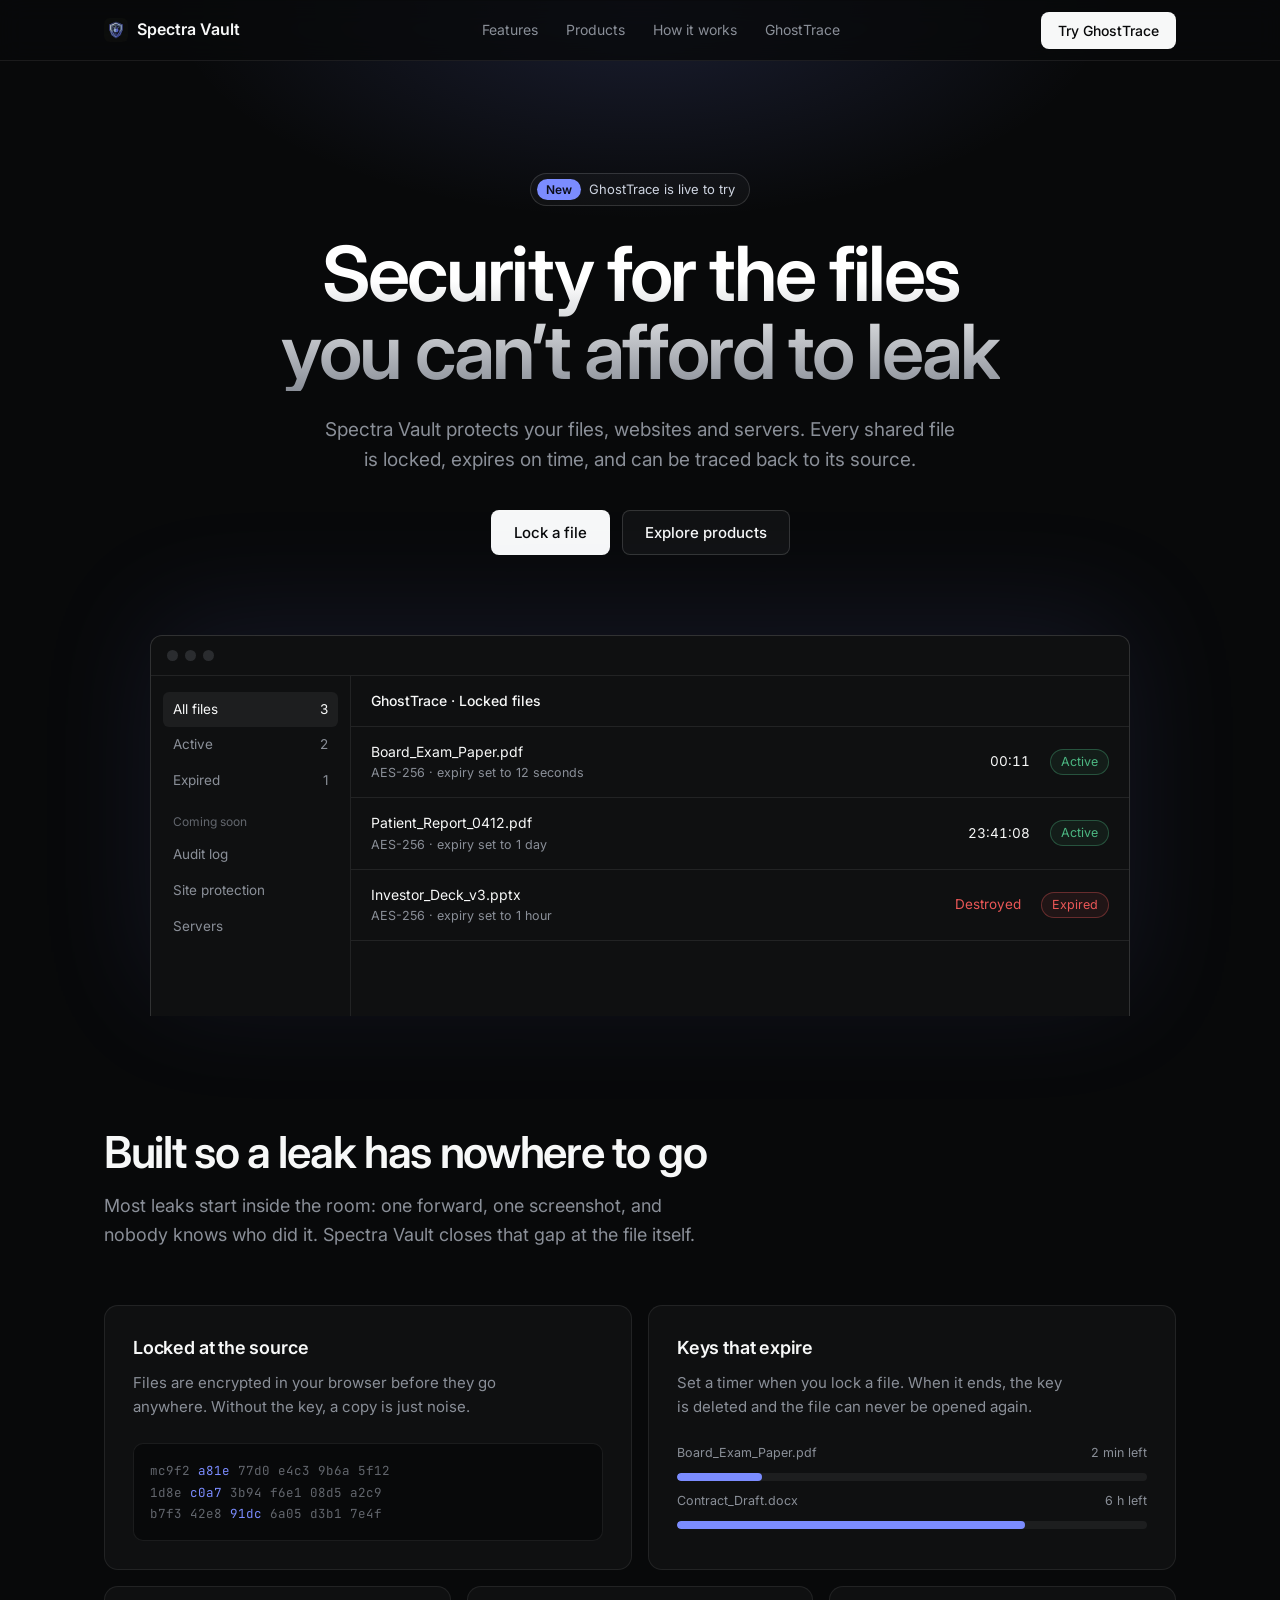
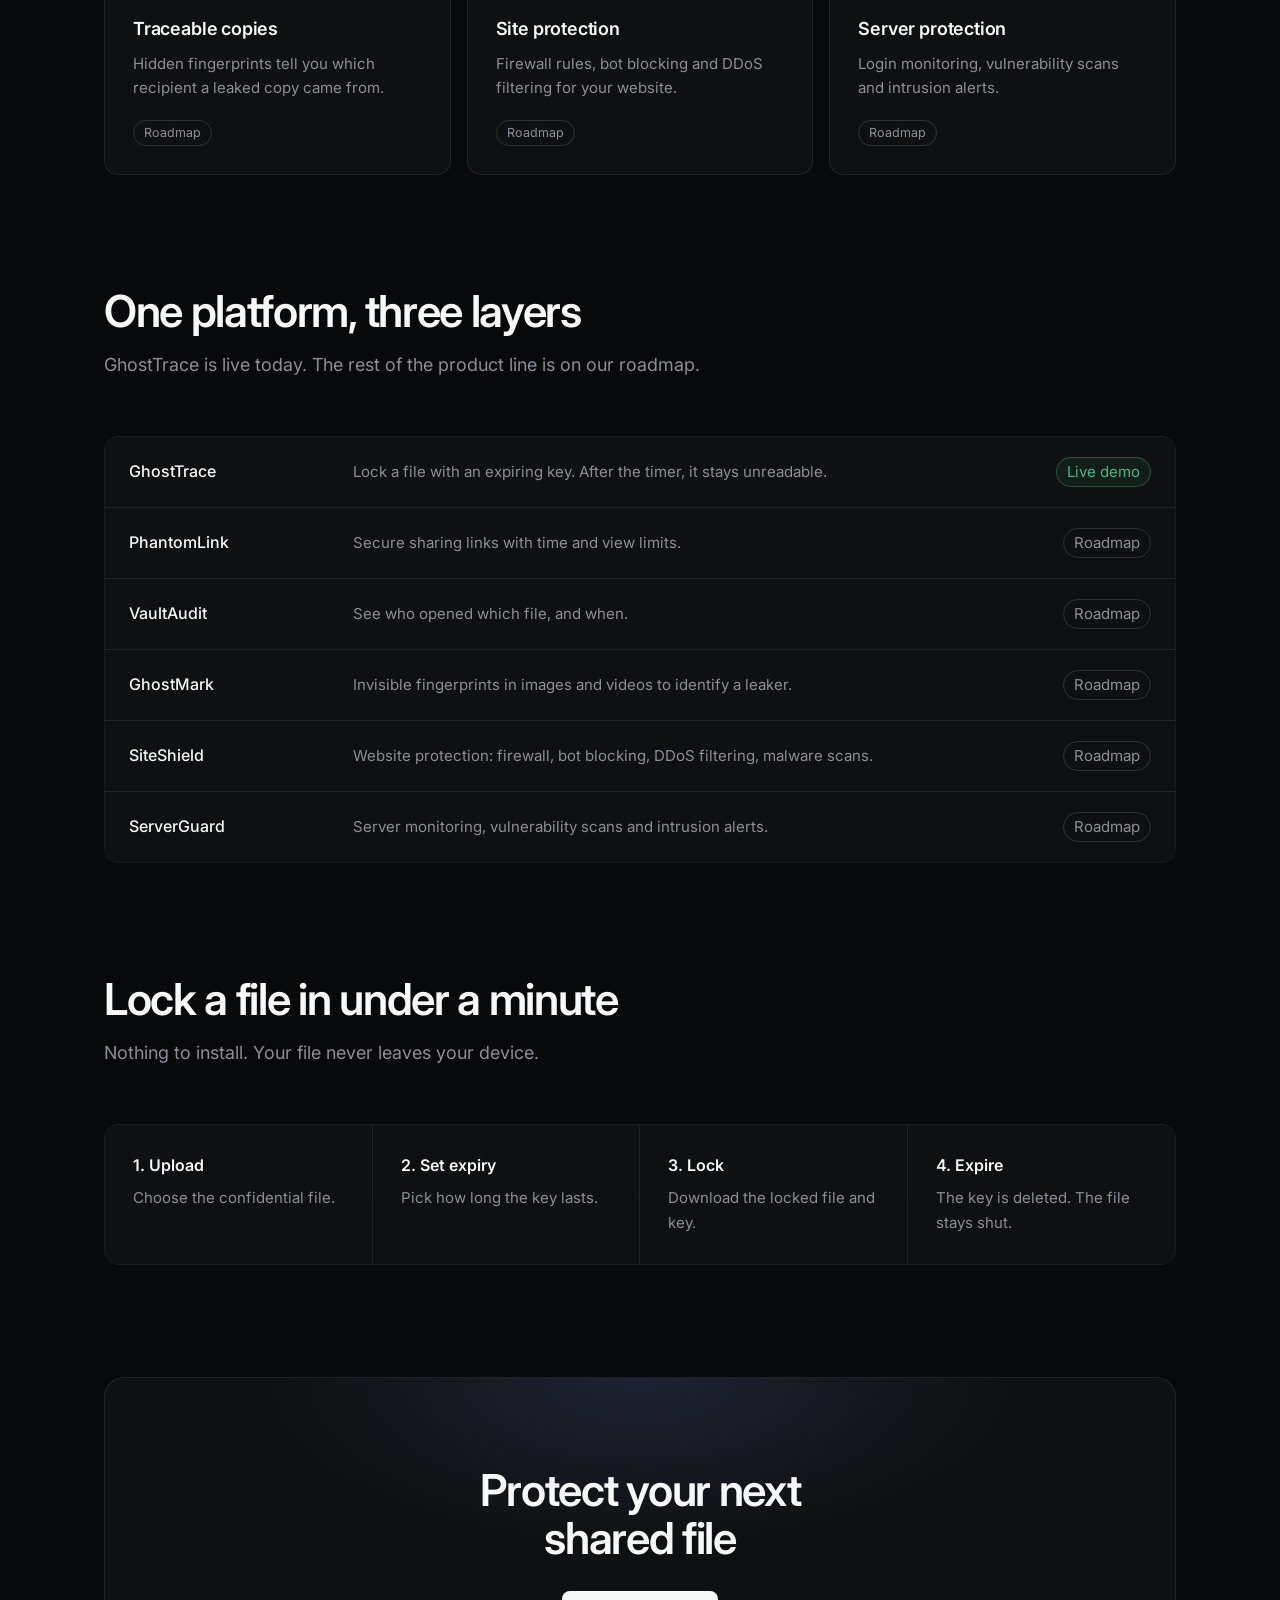
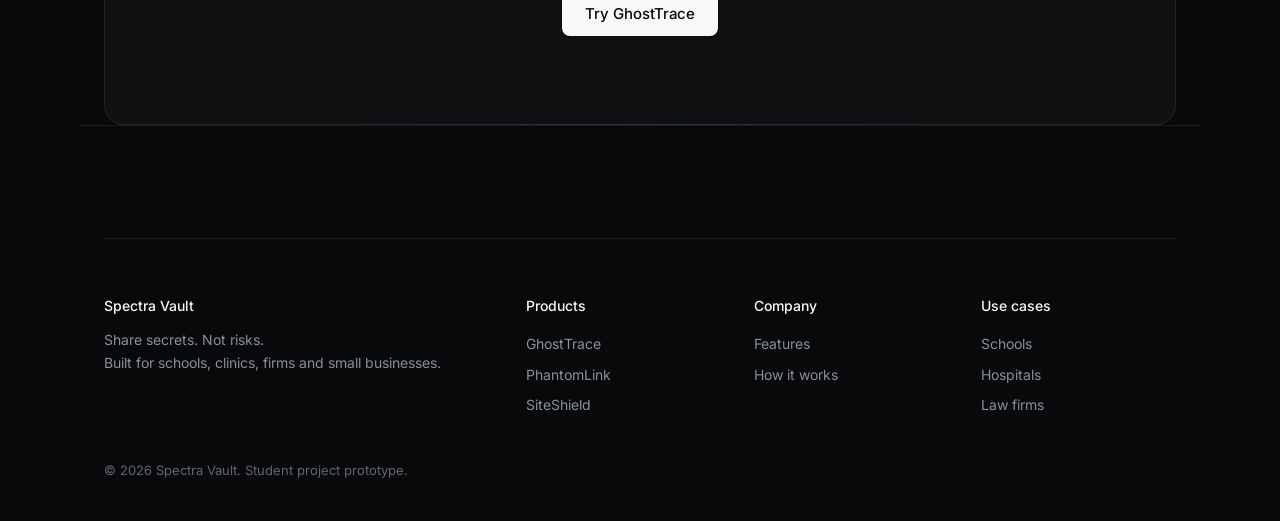
<file: index.html>
<!doctype html>
<html lang="en"><head><meta charset="utf-8"><meta name="viewport" content="width=device-width,initial-scale=1">
<title>Spectra Vault: security for files, sites and servers</title>
<meta name="description" content="Spectra Vault protects confidential files, websites and servers. Files are locked, expire on time and can be traced.">
<link rel="preconnect" href="https://fonts.googleapis.com"><link rel="preconnect" href="https://fonts.gstatic.com" crossorigin>
<link rel="stylesheet" href="https://fonts.googleapis.com/css2?family=Inter:wght@400;500;600&family=JetBrains+Mono&display=swap">
<link rel="stylesheet" href="css/style.css"></head><body>
<link rel="icon" type="image/png" href="img/logo.png">
<header><div class="wrap nav">
<a class="brand" href="index.html"><img src="img/logo.png" alt="Spectra Vault logo" width="24" height="24" style="border-radius:6px;object-fit:cover">Spectra Vault</a>
<nav aria-label="Main"><ul><li><a href="#features">Features</a></li><li><a href="#products">Products</a></li><li><a href="#how">How it works</a></li><li><a href="ghosttrace.html">GhostTrace</a></li></ul></nav>
<a class="btn" href="ghosttrace.html">Try GhostTrace</a></div></header>

<main>
<div class="wrap hero">
<a class="pill" href="ghosttrace.html"><b>New</b>GhostTrace is live to try</a>
<h1>Security for the files you can’t afford to leak</h1>
<p class="lead">Spectra Vault protects your files, websites and servers. Every shared file is locked, expires on time, and can be traced back to its source.</p>
<div class="row"><a class="btn lg" href="ghosttrace.html">Lock a file</a><a class="btn ghost lg" href="#products">Explore products</a></div>

<div class="app" role="img" aria-label="Preview of the GhostTrace dashboard showing locked files and a key countdown">
<div class="bar"><i></i><i></i><i></i></div>
<div class="body">
<div class="side"><div class="on">All files <span>3</span></div><div>Active <span>2</span></div><div>Expired <span>1</span></div><small>Coming soon</small><div>Audit log</div><div>Site protection</div><div>Servers</div></div>
<div class="list"><h4>GhostTrace · Locked files</h4>
<div class="file"><div><span>Board_Exam_Paper.pdf</span><small>AES-256 · expiry set to 12 seconds</small></div><div class="clock" id="demoClock">00:12</div><span class="chip ok" id="demoChip">Active</span></div>
<div class="file"><div><span>Patient_Report_0412.pdf</span><small>AES-256 · expiry set to 1 day</small></div><div class="clock">23:41:08</div><span class="chip ok">Active</span></div>
<div class="file"><div><span>Investor_Deck_v3.pptx</span><small>AES-256 · expiry set to 1 hour</small></div><div class="clock dead">Destroyed</div><span class="chip bad">Expired</span></div>
</div></div></div>
</div>

<section id="features"><div class="wrap">
<div class="head"><h2>Built so a leak has nowhere to go</h2><p>Most leaks start inside the room: one forward, one screenshot, and nobody knows who did it. Spectra Vault closes that gap at the file itself.</p></div>
<div class="bento">
<div class="card c3"><h3>Locked at the source</h3><p>Files are encrypted in your browser before they go anywhere. Without the key, a copy is just noise.</p>
<div class="viz">mc9f2&nbsp;<b>a81e</b>&nbsp;77d0&nbsp;e4c3&nbsp;9b6a&nbsp;5f12<br>1d8e&nbsp;<b>c0a7</b>&nbsp;3b94&nbsp;f6e1&nbsp;08d5&nbsp;a2c9<br>b7f3&nbsp;42e8&nbsp;<b>91dc</b>&nbsp;6a05&nbsp;d3b1&nbsp;7e4f</div></div>
<div class="card c3"><h3>Keys that expire</h3><p>Set a timer when you lock a file. When it ends, the key is deleted and the file can never be opened again.</p>
<div class="meter"><span>Board_Exam_Paper.pdf<span>2 min left</span></span><div><i style="width:18%"></i></div><span>Contract_Draft.docx<span>6 h left</span></span><div><i style="width:74%"></i></div></div></div>
<div class="card c2"><h3>Traceable copies</h3><p>Hidden fingerprints tell you which recipient a leaked copy came from.</p><span class="chip" style="margin-top:20px;display:inline-block">Roadmap</span></div>
<div class="card c2"><h3>Site protection</h3><p>Firewall rules, bot blocking and DDoS filtering for your website.</p><span class="chip" style="margin-top:20px;display:inline-block">Roadmap</span></div>
<div class="card c2"><h3>Server protection</h3><p>Login monitoring, vulnerability scans and intrusion alerts.</p><span class="chip" style="margin-top:20px;display:inline-block">Roadmap</span></div>
</div></div></section>

<section id="products"><div class="wrap">
<div class="head"><h2>One platform, three layers</h2><p>GhostTrace is live today. The rest of the product line is on our roadmap.</p></div>
<div class="tbl">
<div class="tr"><b>GhostTrace</b><span>Lock a file with an expiring key. After the timer, it stays unreadable.</span><span class="chip ok">Live demo</span></div>
<div class="tr"><b>PhantomLink</b><span>Secure sharing links with time and view limits.</span><span class="chip">Roadmap</span></div>
<div class="tr"><b>VaultAudit</b><span>See who opened which file, and when.</span><span class="chip">Roadmap</span></div>
<div class="tr"><b>GhostMark</b><span>Invisible fingerprints in images and videos to identify a leaker.</span><span class="chip">Roadmap</span></div>
<div class="tr"><b>SiteShield</b><span>Website protection: firewall, bot blocking, DDoS filtering, malware scans.</span><span class="chip">Roadmap</span></div>
<div class="tr"><b>ServerGuard</b><span>Server monitoring, vulnerability scans and intrusion alerts.</span><span class="chip">Roadmap</span></div>
</div></div></section>

<section id="how"><div class="wrap">
<div class="head"><h2>Lock a file in under a minute</h2><p>Nothing to install. Your file never leaves your device.</p></div>
<div class="steps">
<div><b>1. Upload</b><span>Choose the confidential file.</span></div>
<div><b>2. Set expiry</b><span>Pick how long the key lasts.</span></div>
<div><b>3. Lock</b><span>Download the locked file and key.</span></div>
<div><b>4. Expire</b><span>The key is deleted. The file stays shut.</span></div>
</div></div></section>

<section><div class="wrap"><div class="cta"><h2>Protect your next shared file</h2><a class="btn lg" href="ghosttrace.html">Try GhostTrace</a></div></div></section>
</main>

<footer class="wrap"><div class="foot">
<div><b>Spectra Vault</b>Share secrets. Not risks.<br>Built for schools, clinics, firms and small businesses.</div>
<div><b>Products</b><a href="ghosttrace.html">GhostTrace</a><a href="#products">PhantomLink</a><a href="#products">SiteShield</a></div>
<div><b>Company</b><a href="#features">Features</a><a href="#how">How it works</a></div>
<div><b>Use cases</b><a href="#features">Schools</a><a href="#features">Hospitals</a><a href="#features">Law firms</a></div>
</div><div class="copy">© 2026 Spectra Vault. Student project prototype.</div></footer>
<script src="js/main.js"></script>
</body></html>
</file>
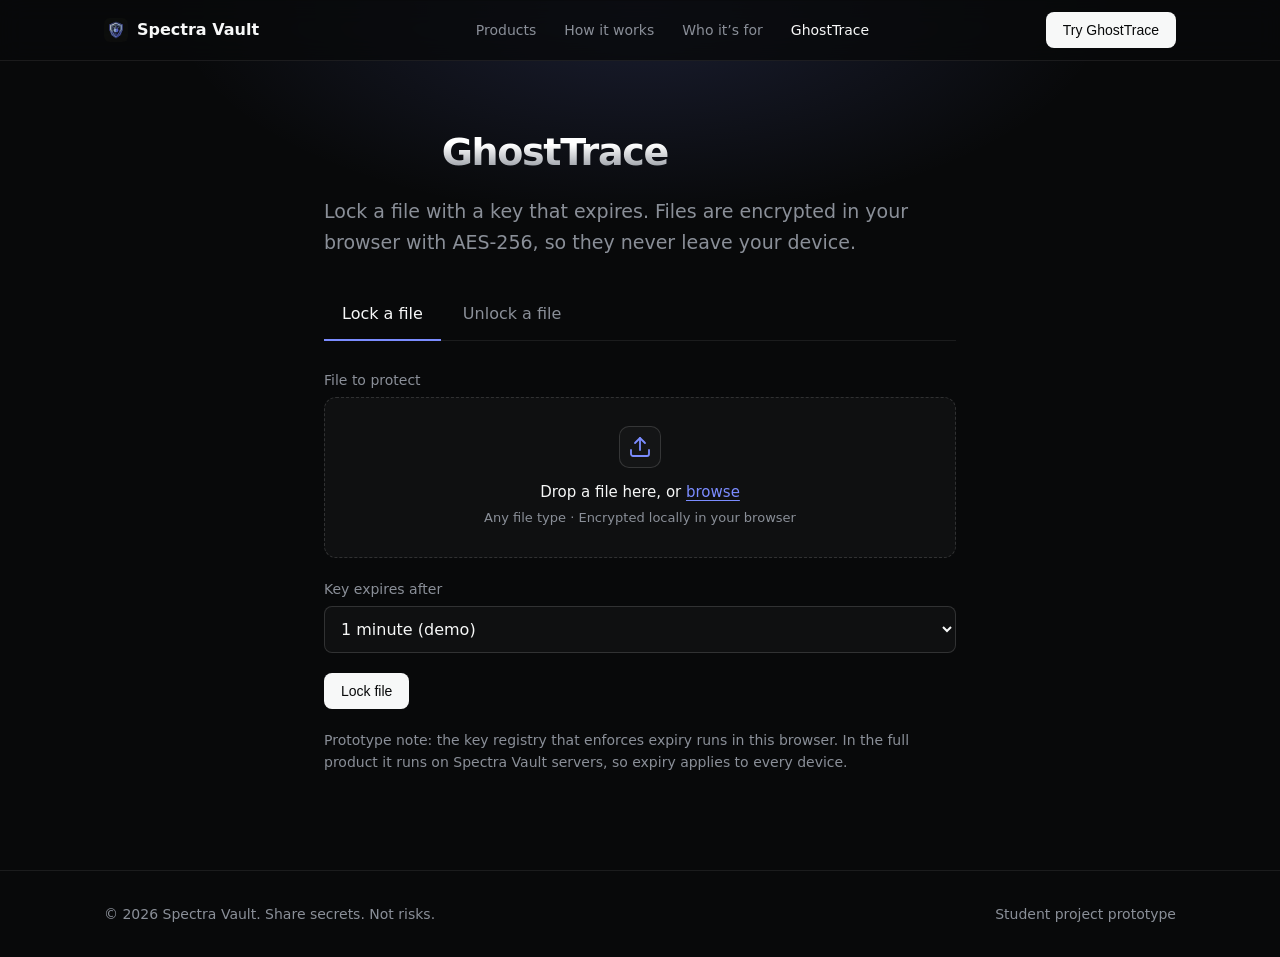
<file: ghosttrace.html>
<!doctype html>
<html lang="en">
<head>
  <meta charset="utf-8">
  <meta name="viewport" content="width=device-width,initial-scale=1">
  <link rel="preconnect" href="https://fonts.googleapis.com">
  <link rel="preconnect" href="https://fonts.gstatic.com" crossorigin>
  <link rel="stylesheet" href="https://fonts.googleapis.com/css2?family=JetBrains+Mono&family=Schibsted+Grotesk:wght@400;500;600;700&display=swap">
  <link rel="stylesheet" href="css/style.css">
  <link rel="icon" type="image/png" href="img/logo.png">
  <title>GhostTrace: lock files with an expiring key | Spectra Vault</title>
</head>
<body>
  <header>
    <div class="wrap nav">
      <a class="brand" href="index.html"><img src="img/logo.png" alt="Spectra Vault logo" width="24" height="24" style="border-radius:6px;object-fit:cover">Spectra Vault</a>
      <nav aria-label="Main">
        <ul>
          <li><a href="index.html#products">Products</a></li>
          <li><a href="index.html#how">How it works</a></li>
          <li><a href="index.html#customers">Who it’s for</a></li>
          <li><a href="ghosttrace.html" aria-current="page">GhostTrace</a></li>
        </ul>
      </nav>
      <a class="btn" href="ghosttrace.html">Try GhostTrace</a>
    </div>
  </header>

  <main class="tool">
    <h1 style="font-size:38px">GhostTrace</h1>
    <p class="lead" style="margin-bottom:0">Lock a file with a key that expires. Files are encrypted in your browser with AES-256, so they never leave your device.</p>

    <div class="tabs" role="tablist">
      <button role="tab" id="tabLock" aria-selected="true" aria-controls="paneLock">Lock a file</button>
      <button role="tab" id="tabUnlock" aria-selected="false" aria-controls="paneUnlock">Unlock a file</button>
    </div>

    <div id="paneLock" role="tabpanel">
      <div class="field">
        <label for="lockFile">File to protect</label>
        <div class="dropzone" data-input="lockFile">
          <input type="file" id="lockFile" class="dropzone-input">
          <div class="dropzone-icon" aria-hidden="true">
            <svg width="24" height="24" viewBox="0 0 24 24" fill="none" stroke="currentColor" stroke-width="1.8" stroke-linecap="round" stroke-linejoin="round">
              <path d="M21 15v4a2 2 0 0 1-2 2H5a2 2 0 0 1-2-2v-4"/>
              <polyline points="17 8 12 3 7 8"/>
              <line x1="12" y1="3" x2="12" y2="15"/>
            </svg>
          </div>
          <p class="dropzone-title">Drop a file here, or <span>browse</span></p>
          <p class="dropzone-sub">Any file type · Encrypted locally in your browser</p>
          <div class="dropzone-file" aria-live="polite"></div>
        </div>
      </div>

      <div class="field">
        <label for="expiry">Key expires after</label>
        <select id="expiry">
          <option value="1">1 minute (demo)</option>
          <option value="5">5 minutes</option>
          <option value="60">1 hour</option>
          <option value="1440">1 day</option>
        </select>
      </div>

      <button class="btn" id="lockBtn">Lock file</button>
      <div class="out" id="lockOut" aria-live="polite"></div>
    </div>

    <div id="paneUnlock" role="tabpanel" hidden>
      <div class="field">
        <label for="unlockFile">Locked file (.gvault)</label>
        <div class="dropzone" data-input="unlockFile">
          <input type="file" id="unlockFile" accept=".gvault" class="dropzone-input">
          <div class="dropzone-icon" aria-hidden="true">
            <svg width="24" height="24" viewBox="0 0 24 24" fill="none" stroke="currentColor" stroke-width="1.8" stroke-linecap="round" stroke-linejoin="round">
              <rect x="3" y="11" width="18" height="11" rx="2" ry="2"/>
              <path d="M7 11V7a5 5 0 0 1 10 0v4"/>
            </svg>
          </div>
          <p class="dropzone-title">Drop a <span>.gvault</span> file here, or <span>browse</span></p>
          <p class="dropzone-sub">Only .gvault files are supported</p>
          <div class="dropzone-file" aria-live="polite"></div>
        </div>
      </div>

      <div class="field">
        <label for="keyIn">Key</label>
        <input type="text" id="keyIn" autocomplete="off" spellcheck="false">
      </div>

      <button class="btn" id="unlockBtn">Unlock file</button>
      <div class="out" id="unlockOut" aria-live="polite"></div>
    </div>

    <p class="note">Prototype note: the key registry that enforces expiry runs in this browser. In the full product it runs on Spectra Vault servers, so expiry applies to every device.</p>
  </main>

  <footer>
    <div class="wrap">
      <span>© 2026 Spectra Vault. Share secrets. Not risks.</span>
      <span>Student project prototype</span>
    </div>
  </footer>

  <script src="js/ghosttrace.js"></script>
  <script>
    document.querySelectorAll('.dropzone').forEach(zone => {
      const input = zone.querySelector('.dropzone-input');
      const fileInfo = zone.querySelector('.dropzone-file');

      const formatSize = bytes => {
        if (bytes < 1024) return bytes + ' B';
        if (bytes < 1048576) return (bytes / 1024).toFixed(1) + ' KB';
        return (bytes / 1048576).toFixed(2) + ' MB';
      };

      const updateUI = () => {
        const file = input.files && input.files[0];
        if (file) {
          zone.classList.add('has-file');
          fileInfo.textContent = `${file.name} (${formatSize(file.size)})`;
        } else {
          zone.classList.remove('has-file');
          fileInfo.textContent = '';
        }
      };

      input.addEventListener('change', updateUI);
      ['dragenter', 'dragover'].forEach(evt =>
        zone.addEventListener(evt, () => zone.classList.add('is-dragover'))
      );
      ['dragleave', 'drop'].forEach(evt =>
        zone.addEventListener(evt, () => zone.classList.remove('is-dragover'))
      );
    });
  </script>
</body>
</html>
</file>
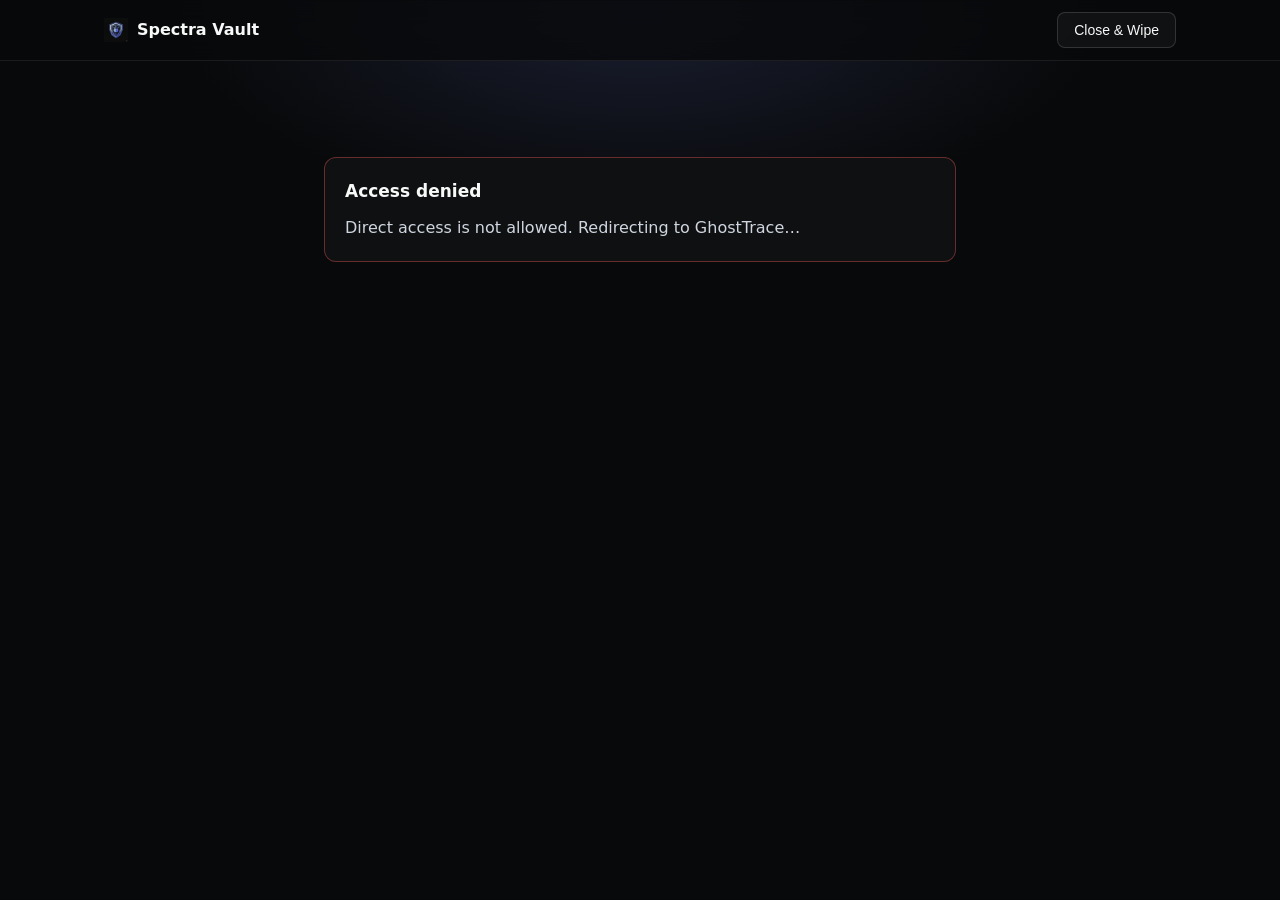
<file: viewer.html>
<!doctype html>
<html lang="en">
<head>
  <meta charset="utf-8">
  <meta name="viewport" content="width=device-width,initial-scale=1">
  <meta http-equiv="Content-Security-Policy" content="default-src 'self'; script-src 'self'; style-src 'self' https://fonts.googleapis.com; font-src https://fonts.gstatic.com; img-src 'self' blob: data:; media-src 'self' blob:; frame-src blob:; connect-src 'none'; object-src 'none';">
  <link rel="preconnect" href="https://fonts.googleapis.com">
  <link rel="preconnect" href="https://fonts.gstatic.com" crossorigin>
  <link rel="stylesheet" href="https://fonts.googleapis.com/css2?family=JetBrains+Mono&family=Schibsted+Grotesk:wght@400;500;600;700&display=swap">
  <link rel="stylesheet" href="css/style.css">
  <link rel="stylesheet" href="css/viewer.css">
  <link rel="icon" type="image/png" href="img/logo.png">
  <title>Secure Viewer | GhostTrace</title>
</head>
<body>
  <header>
    <div class="wrap nav">
      <a class="brand" href="index.html"><img src="img/logo.png" alt="Spectra Vault logo" width="24" height="24" style="border-radius:6px;object-fit:cover">Spectra Vault</a>
      <button class="btn ghost" id="vCloseBtn" type="button">Close &amp; Wipe</button>
    </div>
  </header>

  <main class="tool">
    <div id="vGate" class="out show">
      <h3>Loading secure session…</h3>
      <p>Waiting for decrypted file from GhostTrace.</p>
    </div>

    <section id="viewerPanel" class="viewer-panel" hidden>
      <div class="viewer-bar">
        <div>
          <h3 id="vName">Untitled</h3>
          <div class="viewer-meta">
            <span class="chip ok">Read-only</span>
            <span class="clock" id="vTimer">--:--</span>
          </div>
        </div>
      </div>

      <div class="viewer-stage" id="vStage">
        <div id="vContent"></div>
        <div class="viewer-curtain" id="vCurtain" hidden>
          <p>Window inactive — content hidden for privacy</p>
        </div>
      </div>
    </section>
  </main>

  <script src="js/viewer.js"></script>
</body>
</html>
</file>
<file: css/style.css>
:root{--bg:#08090a;--panel:#0f1011;--panel2:#141516;--line:rgba(255,255,255,.08);--line2:rgba(255,255,255,.14);--text:#f7f8f8;--text2:#d0d6e0;--muted:#8a8f98;--accent:#7b8cff;--ok:#4cb782;--bad:#eb5757;--r:8px}
*{box-sizing:border-box;margin:0}
html{scroll-behavior:smooth}
body{background:var(--bg);color:var(--text2);font:16px/1.6 Inter,"Segoe UI",system-ui,-apple-system,sans-serif;-webkit-font-smoothing:antialiased;overflow-x:hidden}
a{color:inherit;text-decoration:none}
:focus-visible{outline:2px solid var(--accent);outline-offset:3px}
.wrap{max-width:1120px;margin:0 auto;padding:0 24px}
header{position:sticky;top:0;z-index:10;background:rgba(8,9,10,.8);backdrop-filter:blur(12px);border-bottom:1px solid var(--line)}
.nav{display:flex;align-items:center;justify-content:space-between;height:60px}
.brand{display:flex;align-items:center;gap:9px;font-weight:600;color:var(--text)}
.nav ul{display:flex;gap:28px;list-style:none;font-size:14px;color:var(--muted)}
.nav ul a{transition:color .15s}.nav ul a:hover,.nav ul a[aria-current]{color:var(--text)}
.btn{display:inline-flex;align-items:center;gap:8px;background:var(--text);color:#08090a;font:500 14px Inter,sans-serif;padding:9px 16px;border-radius:var(--r);border:1px solid transparent;cursor:pointer;transition:opacity .15s,background .15s}
.btn:hover{opacity:.88}
.btn.ghost{background:rgba(255,255,255,.04);color:var(--text);border-color:var(--line2)}
.btn.ghost:hover{background:rgba(255,255,255,.08);opacity:1}
.btn.lg{padding:12px 22px;font-size:15px}
/* hero */
.hero{position:relative;text-align:center;padding:112px 0 0}
.hero::before{content:"";position:absolute;inset:-60px 0 auto;height:520px;background:radial-gradient(ellipse 60% 60% at 50% 0,rgba(123,140,255,.16),transparent 70%);pointer-events:none}
.pill{display:inline-flex;gap:8px;align-items:center;font-size:13px;color:var(--text2);border:1px solid var(--line2);border-radius:99px;padding:5px 14px 5px 6px;margin-bottom:28px;background:rgba(255,255,255,.03)}
.pill b{background:var(--accent);color:#0a0b14;font-weight:600;border-radius:99px;padding:1px 9px;font-size:12px}
h1{position:relative;font-size:clamp(40px,7vw,76px);line-height:1.03;letter-spacing:-.035em;font-weight:600;background:linear-gradient(180deg,#fff 30%,#8a8f98);-webkit-background-clip:text;background-clip:text;color:transparent;max-width:15ch;margin:0 auto}
.lead{position:relative;font-size:19px;color:var(--muted);max-width:54ch;margin:24px auto 34px}
.row{position:relative;display:flex;gap:12px;justify-content:center;flex-wrap:wrap}
/* app window */
.app{position:relative;margin:80px auto 0;max-width:980px;border:1px solid var(--line2);border-radius:12px 12px 0 0;border-bottom:0;background:var(--panel);box-shadow:0 -20px 120px rgba(123,140,255,.1);text-align:left;overflow:hidden}
.bar{display:flex;gap:7px;padding:14px 16px;border-bottom:1px solid var(--line)}
.bar i{width:11px;height:11px;border-radius:50%;background:#2a2c2f}
.body{display:grid;grid-template-columns:200px 1fr;min-height:340px}
.side{border-right:1px solid var(--line);padding:16px 12px;font-size:13.5px;color:var(--muted)}
.side div{padding:7px 10px;border-radius:6px;display:flex;justify-content:space-between}
.side .on{background:rgba(255,255,255,.06);color:var(--text)}
.side small{display:block;padding:14px 10px 6px;font-size:12px;color:#62666d}
.list{font-size:14px}
.list h4{font-weight:500;color:var(--text);padding:14px 20px;border-bottom:1px solid var(--line);font-size:14px}
.file{display:grid;grid-template-columns:1fr auto auto;gap:20px;align-items:center;padding:14px 20px;border-bottom:1px solid var(--line)}
.file span{color:var(--text)}.file small{display:block;color:var(--muted);font-size:12.5px}
.chip{font-size:12.5px;padding:2px 10px;border-radius:99px;border:1px solid var(--line2);white-space:nowrap;color:var(--muted)}
.chip.ok{color:var(--ok);border-color:rgba(76,183,130,.35);background:rgba(76,183,130,.08)}
.chip.bad{color:var(--bad);border-color:rgba(235,87,87,.35);background:rgba(235,87,87,.08)}
.clock{font-variant-numeric:tabular-nums;color:var(--text);font-size:13.5px;min-width:64px;text-align:right}
.clock.dead{color:var(--bad)}
/* sections */
section{padding:112px 0 0}
.head{max-width:620px;margin-bottom:56px}
h2{font-size:clamp(28px,4vw,44px);line-height:1.1;letter-spacing:-.03em;font-weight:600;color:var(--text);margin-bottom:16px}
.head p{color:var(--muted);font-size:18px}
.bento{display:grid;grid-template-columns:repeat(6,1fr);gap:16px}
.card{border:1px solid var(--line);border-radius:14px;background:var(--panel);padding:28px;overflow:hidden;transition:border-color .2s}
.card:hover{border-color:var(--line2)}
.c3{grid-column:span 3}.c2{grid-column:span 2}
.card h3{color:var(--text);font-size:18px;font-weight:600;letter-spacing:-.01em;margin-bottom:8px;display:flex;gap:10px;align-items:center}
.card p{color:var(--muted);font-size:15px;max-width:44ch}
.viz{margin-top:24px;border:1px solid var(--line);border-radius:10px;background:var(--bg);padding:16px;font:12.5px/1.7 "JetBrains Mono",ui-monospace,Consolas,monospace;color:#62666d;white-space:nowrap;overflow:hidden}
.viz b{color:var(--accent);font-weight:400}.viz em{color:var(--ok);font-style:normal}
.meter{margin-top:24px;display:grid;gap:10px}
.meter div{height:8px;border-radius:99px;background:rgba(255,255,255,.06);overflow:hidden}
.meter i{display:block;height:100%;background:var(--accent);border-radius:99px}
.meter span{font-size:12.5px;color:var(--muted);display:flex;justify-content:space-between}
/* products table */
.tbl{border:1px solid var(--line);border-radius:14px;overflow:hidden}
.tr{display:grid;grid-template-columns:200px 1fr 130px;gap:24px;align-items:center;padding:20px 24px;border-bottom:1px solid var(--line);background:var(--panel)}
.tr:last-child{border:0}
.tr b{color:var(--text);font-weight:500}.tr span{color:var(--muted);font-size:15px}
.tr .chip{justify-self:end}
.steps{display:grid;grid-template-columns:repeat(4,1fr);border:1px solid var(--line);border-radius:14px;overflow:hidden}
.steps div{padding:28px;background:var(--panel);border-right:1px solid var(--line)}
.steps div:last-child{border:0}
.steps b{display:block;color:var(--text);font-weight:600;margin-bottom:6px}.steps span{color:var(--muted);font-size:15px}
.cta{text-align:center;border:1px solid var(--line);border-radius:20px;padding:88px 24px;background:radial-gradient(ellipse 50% 70% at 50% 0,rgba(123,140,255,.14),transparent 70%),var(--panel)}
.cta h2{max-width:16ch;margin:0 auto 28px}
.foot{margin-top:112px;border-top:1px solid var(--line);padding:56px 0 40px;display:grid;grid-template-columns:2fr 1fr 1fr 1fr;gap:32px;font-size:14px;color:var(--muted)}
.foot b{display:block;color:var(--text);font-weight:500;margin-bottom:12px}.foot a{display:block;padding:4px 0}.foot a:hover{color:var(--text)}
.copy{padding:0 0 40px;font-size:13px;color:#62666d}
/* ghosttrace tool + simple footer */
footer{border-top:1px solid var(--line);padding:32px 0;color:var(--muted);font-size:14px}
footer .wrap{display:flex;justify-content:space-between;gap:16px;flex-wrap:wrap}
.tool{position:relative;max-width:680px;margin:0 auto;padding:72px 24px 96px}
.tool::before{content:"";position:absolute;top:-60px;left:50%;transform:translateX(-50%);width:min(1120px,100vw);height:520px;background:radial-gradient(ellipse 60% 60% at 50% 0,rgba(123,140,255,.16),transparent 70%);pointer-events:none;z-index:-1}
.tabs{display:flex;gap:4px;border-bottom:1px solid var(--line);margin:32px 0 28px}
.tabs button{background:none;border:0;color:var(--muted);font:inherit;padding:12px 18px;cursor:pointer;border-bottom:2px solid transparent;margin-bottom:-1px}
.tabs button[aria-selected=true]{color:var(--text);border-color:var(--accent)}
label{display:block;font-size:14px;color:var(--muted);margin:0 0 6px}
.field{margin-bottom:20px}
input[type=file],input[type=text],select{width:100%;background:var(--panel);border:1px solid var(--line2);color:var(--text);border-radius:var(--r);padding:12px;font:inherit}
input[type=file]::file-selector-button{background:var(--panel2);color:var(--text);border:1px solid var(--line2);border-radius:6px;padding:6px 12px;margin-right:12px;cursor:pointer;font:inherit}
/* drag & drop file upload */
.dropzone{position:relative;display:flex;flex-direction:column;align-items:center;justify-content:center;text-align:center;padding:28px 20px;border:1.5px dashed var(--line2);border-radius:12px;background:var(--panel);cursor:pointer;transition:border-color .18s,background .18s,transform .18s}
.dropzone:hover,.dropzone:focus-within,.dropzone.is-dragover{border-color:var(--accent);background:rgba(123,140,255,.06)}
.dropzone.is-dragover{transform:scale(1.01)}
.dropzone.has-file{border-style:solid;border-color:rgba(76,183,130,.45);background:rgba(76,183,130,.05)}
.dropzone-input{position:absolute;inset:0;width:100%;height:100%;opacity:0;cursor:pointer;margin:0;padding:0}
.dropzone-icon{width:42px;height:42px;border-radius:10px;background:var(--panel2);border:1px solid var(--line2);color:var(--accent);display:grid;place-items:center;margin-bottom:12px;transition:color .18s,border-color .18s}
.dropzone.has-file .dropzone-icon{color:var(--ok);border-color:rgba(76,183,130,.35)}
.dropzone-title{font-size:15px;color:var(--text);font-weight:500;margin-bottom:4px}
.dropzone-title span{color:var(--accent);text-decoration:underline;text-underline-offset:3px}
.dropzone-sub{font-size:13px;color:var(--muted)}
.dropzone-file{display:none;margin-top:12px;padding:6px 12px;border-radius:6px;background:var(--bg);border:1px solid var(--line);font-family:"JetBrains Mono",ui-monospace,Consolas,monospace;font-size:12.5px;color:var(--ok);max-width:100%;overflow:hidden;text-overflow:ellipsis;white-space:nowrap}
.dropzone.has-file .dropzone-file{display:inline-block}
.out{margin-top:24px;border:1px solid var(--line2);border-radius:12px;background:var(--panel);padding:20px;display:none}
.out.show{display:block}.out.err{border-color:rgba(235,87,87,.4)}
.out h3{font-size:17px;color:var(--text);margin-bottom:10px}
.mono{font-family:"JetBrains Mono",ui-monospace,Consolas,monospace;font-size:13px;word-break:break-all;background:var(--bg);border:1px solid var(--line);border-radius:var(--r);padding:12px;margin:8px 0 14px;color:var(--text)}
.timer{font-size:28px;font-weight:600;color:var(--text);font-variant-numeric:tabular-nums}
.note{color:var(--muted);font-size:14px;margin-top:20px}
[hidden]{display:none!important}
@media(max-width:860px){.nav ul{display:none}.body{grid-template-columns:1fr}.side{display:none}.c3,.c2{grid-column:span 6}.tr{grid-template-columns:1fr auto}.tr span{grid-column:1/-1;order:3}.steps{grid-template-columns:1fr 1fr}.steps div{border-bottom:1px solid var(--line)}.foot{grid-template-columns:1fr 1fr}.hero{padding-top:72px}section{padding-top:80px}.file{grid-template-columns:1fr auto}.file .clock{display:none}}
@media(prefers-reduced-motion:reduce){*{transition:none!important;scroll-behavior:auto!important}}
</file>
<file: css/viewer.css>
.viewer-panel {
    border: 1px solid var(--line2);
    border-radius: 12px;
    background: var(--panel);
    padding: 20px;
}

.viewer-bar {
    display: flex;
    align-items: center;
    justify-content: space-between;
    gap: 14px;
    flex-wrap: wrap;
    margin-bottom: 16px;
}

.viewer-bar h3 {
    font-size: 16px;
    color: var(--text);
    margin-bottom: 6px;
    word-break: break-word;
}

.viewer-meta {
    display: flex;
    align-items: center;
    gap: 10px;
}

.viewer-stage {
    position: relative;
    border: 1px solid var(--line);
    border-radius: 10px;
    background: var(--bg);
    overflow: hidden;
    user-select: none;
    -webkit-user-select: none;
}

.viewer-stage canvas {
    display: block;
    max-width: 100%;
    height: auto;
    margin: 0 auto;
}

.viewer-stage iframe {
    display: block;
    width: 100%;
    height: 540px;
    border: 0;
    background: #fff;
}

.viewer-stage video {
    display: block;
    width: 100%;
    max-height: 540px;
    background: #000;
}

.viewer-stage audio {
    display: block;
    width: 100%;
    padding: 18px;
}

.viewer-text {
    margin: 0;
    padding: 18px;
    max-height: 500px;
    overflow: auto;
    font-family: "JetBrains Mono", ui-monospace, Consolas, monospace;
    font-size: 13px;
    line-height: 1.65;
    color: var(--text);
    white-space: pre-wrap;
    word-break: break-word;
}

.viewer-unsupported {
    padding: 36px 20px;
    text-align: center;
    color: var(--muted);
    font-size: 14px;
}

.viewer-stage.is-blurred #vContent {
    filter: blur(22px);
    pointer-events: none;
}

.viewer-curtain {
    position: absolute;
    inset: 0;
    display: grid;
    place-items: center;
    background: rgba(8, 9, 10, 0.72);
    color: var(--text);
    font-size: 14px;
    font-weight: 500;
    text-align: center;
    padding: 20px;
}

@media print {
    body * {
        display: none !important;
    }
}
</file>
